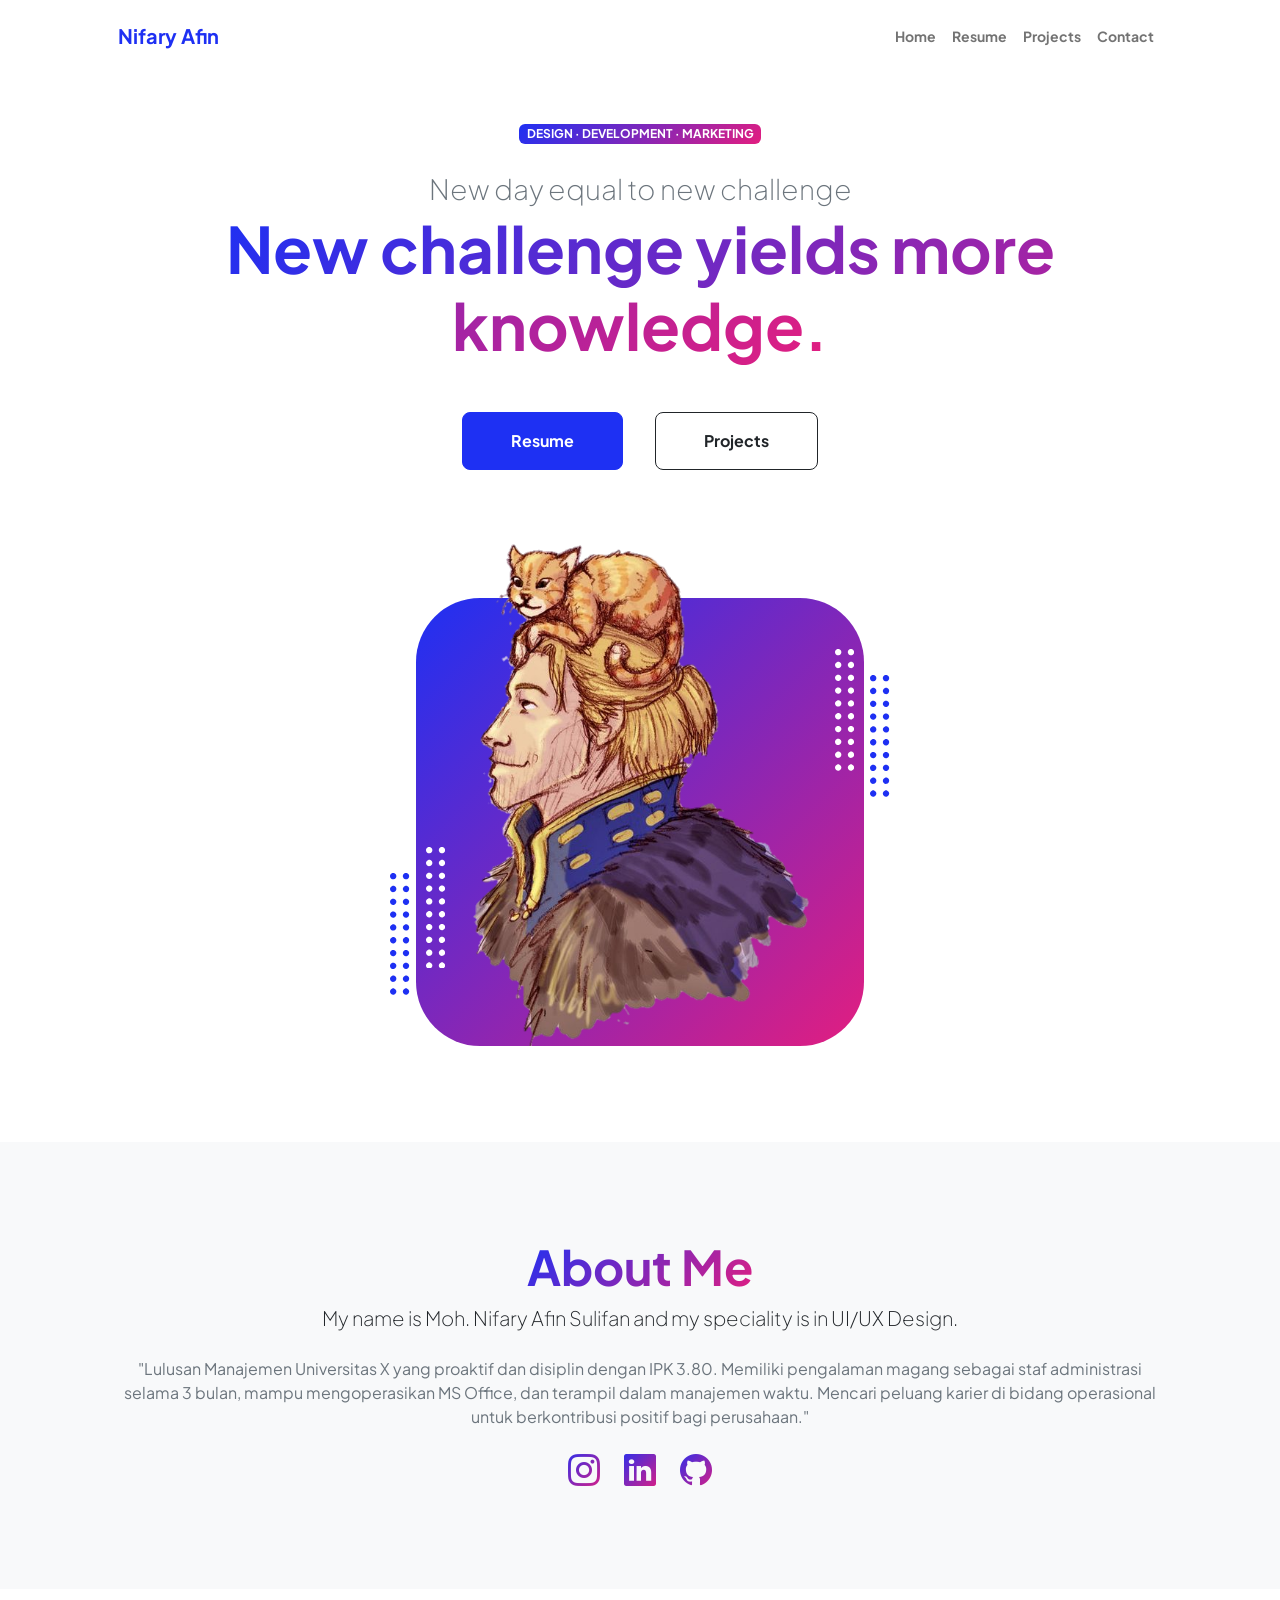
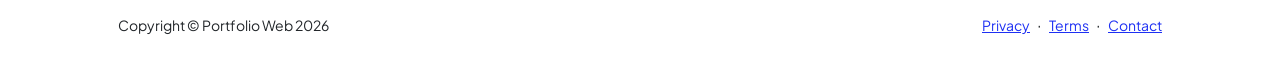
<file: index.html>
<!DOCTYPE html>
<html lang="en">
    <head>
        <meta charset="utf-8" />
        <meta name="viewport" content="width=device-width, initial-scale=1, shrink-to-fit=no" />
        <meta name="description" content="" />
        <meta name="author" content="" />
        <title>Personal - Homepage</title>
        <!-- Favicon-->
        <link rel="icon" type="image/x-icon" href="assets/favicon-32x32.png" />
        <!-- Custom Google font-->
        <link rel="preconnect" href="https://fonts.googleapis.com" />
        <link rel="preconnect" href="https://fonts.gstatic.com" crossorigin />
        <link href="https://fonts.googleapis.com/css2?family=Plus+Jakarta+Sans:wght@100;200;300;400;500;600;700;800;900&amp;display=swap" rel="stylesheet" />
        <!-- Bootstrap icons-->
        <link href="https://cdn.jsdelivr.net/npm/bootstrap-icons@1.8.1/font/bootstrap-icons.css" rel="stylesheet" />
        <!-- Core theme CSS (includes Bootstrap)-->
        <link href="css/styles.css" rel="stylesheet" />
    </head>
    <body class="d-flex flex-column h-100">
        <main class="flex-shrink-0">
            <!-- Navigation-->
            <nav class="navbar navbar-expand-lg navbar-light bg-white py-3">
                <div class="container px-5">
                    <a class="navbar-brand" href="index.html"><span class="fw-bolder text-primary">Nifary Afin</span></a>
                    <button class="navbar-toggler" type="button" data-bs-toggle="collapse" data-bs-target="#navbarSupportedContent" aria-controls="navbarSupportedContent" aria-expanded="false" aria-label="Toggle navigation"><span class="navbar-toggler-icon"></span></button>
                    <div class="collapse navbar-collapse" id="navbarSupportedContent">
                        <ul class="navbar-nav ms-auto mb-2 mb-lg-0 small fw-bolder">
                            <li class="nav-item"><a class="nav-link" href="index.html">Home</a></li>
                            <li class="nav-item"><a class="nav-link" href="resume.html">Resume</a></li>
                            <li class="nav-item"><a class="nav-link" href="projects.html">Projects</a></li>
                            <li class="nav-item"><a class="nav-link" href="contact.html">Contact</a></li>
                        </ul>
                    </div>
                </div>
            </nav>
            <!-- Header-->
            <header class="py-5">
                <div class="container px-5 pb-5">
                    <div class="row gx-5 align-items-center">
                        <div class="col-xxl-5">
                            <!-- Header text content-->
                            <div class="text-center text-xxl-start">
                                <div class="badge bg-gradient-primary-to-secondary text-white mb-4"><div class="text-uppercase">Design &middot; Development &middot; Marketing</div></div>
                                <div class="fs-3 fw-light text-muted">New day equal to new challenge</div>
                                <h1 class="display-3 fw-bolder mb-5"><span class="text-gradient d-inline">New challenge yields more knowledge.</span></h1>
                                <div class="d-grid gap-3 d-sm-flex justify-content-sm-center justify-content-xxl-start mb-3">
                                    <a class="btn btn-primary btn-lg px-5 py-3 me-sm-3 fs-6 fw-bolder" href="resume.html">Resume</a>
                                    <a class="btn btn-outline-dark btn-lg px-5 py-3 fs-6 fw-bolder" href="projects.html">Projects</a>
                                </div>
                            </div>
                        </div>
                        <div class="col-xxl-7">
                            <!-- Header profile picture-->
                            <div class="d-flex justify-content-center mt-5 mt-xxl-0">
                                <div class="profile bg-gradient-primary-to-secondary">
                                    <!-- TIP: For best results, use a photo with a transparent background like the demo example below-->
                                    <!-- Watch a tutorial on how to do this on YouTube (link)-->
                                    <img class="profile-img" src="assets/profile.png" alt="..." />
                                    <div class="dots-1">
                                        <!-- SVG Dots-->
                                        <svg version="1.1" xmlns="http://www.w3.org/2000/svg" xmlns:xlink="http://www.w3.org/1999/xlink" x="0px" y="0px" viewBox="0 0 191.6 1215.4" style="enable-background: new 0 0 191.6 1215.4" xml:space="preserve">
                                            <g transform="translate(0.000000,1280.000000) scale(0.100000,-0.100000)">
                                                <path d="M227.7,12788.6c-105-35-200-141-222-248c-43-206,163-412,369-369c155,32,275,190,260,339c-11,105-90,213-190,262        C383.7,12801.6,289.7,12808.6,227.7,12788.6z"></path>
                                                <path d="M1507.7,12788.6c-151-50-253-216-222-362c25-119,136-230,254-255c194-41,395,142,375,339c-11,105-90,213-190,262        C1663.7,12801.6,1569.7,12808.6,1507.7,12788.6z"></path>
                                                <path d="M227.7,11508.6c-105-35-200-141-222-248c-43-206,163-412,369-369c155,32,275,190,260,339c-11,105-90,213-190,262        C383.7,11521.6,289.7,11528.6,227.7,11508.6z"></path>
                                                <path d="M1507.7,11508.6c-151-50-253-216-222-362c25-119,136-230,254-255c194-41,395,142,375,339c-11,105-90,213-190,262        C1663.7,11521.6,1569.7,11528.6,1507.7,11508.6z"></path>
                                                <path d="M227.7,10228.6c-105-35-200-141-222-248c-43-206,163-412,369-369c155,32,275,190,260,339c-11,105-90,213-190,262        C383.7,10241.6,289.7,10248.6,227.7,10228.6z"></path>
                                                <path d="M1507.7,10228.6c-105-35-200-141-222-248c-43-206,163-412,369-369c155,32,275,190,260,339c-11,105-90,213-190,262        C1663.7,10241.6,1569.7,10248.6,1507.7,10228.6z"></path>
                                                <path d="M227.7,8948.6c-105-35-200-141-222-248c-43-206,163-412,369-369c155,32,275,190,260,339c-11,105-90,213-190,262        C383.7,8961.6,289.7,8968.6,227.7,8948.6z"></path>
                                                <path d="M1507.7,8948.6c-105-35-200-141-222-248c-43-206,163-412,369-369c155,32,275,190,260,339c-11,105-90,213-190,262        C1663.7,8961.6,1569.7,8968.6,1507.7,8948.6z"></path>
                                                <path d="M227.7,7668.6c-105-35-200-141-222-248c-43-206,163-412,369-369c155,32,275,190,260,339c-11,105-90,213-190,262        C383.7,7681.6,289.7,7688.6,227.7,7668.6z"></path>
                                                <path d="M1507.7,7668.6c-105-35-200-141-222-248c-43-206,163-412,369-369c155,32,275,190,260,339c-11,105-90,213-190,262        C1663.7,7681.6,1569.7,7688.6,1507.7,7668.6z"></path>
                                                <path d="M227.7,6388.6c-105-35-200-141-222-248c-43-206,163-412,369-369c155,32,275,190,260,339c-11,105-90,213-190,262        C383.7,6401.6,289.7,6408.6,227.7,6388.6z"></path>
                                                <path d="M1507.7,6388.6c-105-35-200-141-222-248c-43-206,163-412,369-369c155,32,275,190,260,339c-11,105-90,213-190,262        C1663.7,6401.6,1569.7,6408.6,1507.7,6388.6z"></path>
                                                <path d="M227.7,5108.6c-105-35-200-141-222-248c-43-206,163-412,369-369c155,32,275,190,260,339c-11,105-90,213-190,262        C383.7,5121.6,289.7,5128.6,227.7,5108.6z"></path>
                                                <path d="M1507.7,5108.6c-105-35-200-141-222-248c-43-206,163-412,369-369c155,32,275,190,260,339c-11,105-90,213-190,262        C1663.7,5121.6,1569.7,5128.6,1507.7,5108.6z"></path>
                                                <path d="M227.7,3828.6c-105-35-200-141-222-248c-43-206,163-412,369-369c155,32,275,190,260,339c-11,105-90,213-190,262        C383.7,3841.6,289.7,3848.6,227.7,3828.6z"></path>
                                                <path d="M1507.7,3828.6c-105-35-200-141-222-248c-43-206,163-412,369-369c155,32,275,190,260,339c-11,105-90,213-190,262        C1663.7,3841.6,1569.7,3848.6,1507.7,3828.6z"></path>
                                                <path d="M227.7,2548.6c-105-35-200-141-222-248c-43-206,163-412,369-369c155,32,275,190,260,339c-11,105-90,213-190,262        C383.7,2561.6,289.7,2568.6,227.7,2548.6z"></path>
                                                <path d="M1507.7,2548.6c-105-35-200-141-222-248c-43-206,163-412,369-369c155,32,275,190,260,339c-11,105-90,213-190,262        C1663.7,2561.6,1569.7,2568.6,1507.7,2548.6z"></path>
                                                <path d="M227.7,1268.6c-105-35-200-141-222-248c-43-206,163-412,369-369c155,32,275,190,260,339c-11,105-90,213-190,262        C383.7,1281.6,289.7,1288.6,227.7,1268.6z"></path>
                                                <path d="M1507.7,1268.6c-105-35-200-141-222-248c-43-206,163-412,369-369c155,32,275,190,260,339c-11,105-90,213-190,262        C1663.7,1281.6,1569.7,1288.6,1507.7,1268.6z"></path>
                                            </g>
                                        </svg>
                                        <!-- END of SVG dots-->
                                    </div>
                                    <div class="dots-2">
                                        <!-- SVG Dots-->
                                        <svg version="1.1" xmlns="http://www.w3.org/2000/svg" xmlns:xlink="http://www.w3.org/1999/xlink" x="0px" y="0px" viewBox="0 0 191.6 1215.4" style="enable-background: new 0 0 191.6 1215.4" xml:space="preserve">
                                            <g transform="translate(0.000000,1280.000000) scale(0.100000,-0.100000)">
                                                <path d="M227.7,12788.6c-105-35-200-141-222-248c-43-206,163-412,369-369c155,32,275,190,260,339c-11,105-90,213-190,262        C383.7,12801.6,289.7,12808.6,227.7,12788.6z"></path>
                                                <path d="M1507.7,12788.6c-151-50-253-216-222-362c25-119,136-230,254-255c194-41,395,142,375,339c-11,105-90,213-190,262        C1663.7,12801.6,1569.7,12808.6,1507.7,12788.6z"></path>
                                                <path d="M227.7,11508.6c-105-35-200-141-222-248c-43-206,163-412,369-369c155,32,275,190,260,339c-11,105-90,213-190,262        C383.7,11521.6,289.7,11528.6,227.7,11508.6z"></path>
                                                <path d="M1507.7,11508.6c-151-50-253-216-222-362c25-119,136-230,254-255c194-41,395,142,375,339c-11,105-90,213-190,262        C1663.7,11521.6,1569.7,11528.6,1507.7,11508.6z"></path>
                                                <path d="M227.7,10228.6c-105-35-200-141-222-248c-43-206,163-412,369-369c155,32,275,190,260,339c-11,105-90,213-190,262        C383.7,10241.6,289.7,10248.6,227.7,10228.6z"></path>
                                                <path d="M1507.7,10228.6c-105-35-200-141-222-248c-43-206,163-412,369-369c155,32,275,190,260,339c-11,105-90,213-190,262        C1663.7,10241.6,1569.7,10248.6,1507.7,10228.6z"></path>
                                                <path d="M227.7,8948.6c-105-35-200-141-222-248c-43-206,163-412,369-369c155,32,275,190,260,339c-11,105-90,213-190,262        C383.7,8961.6,289.7,8968.6,227.7,8948.6z"></path>
                                                <path d="M1507.7,8948.6c-105-35-200-141-222-248c-43-206,163-412,369-369c155,32,275,190,260,339c-11,105-90,213-190,262        C1663.7,8961.6,1569.7,8968.6,1507.7,8948.6z"></path>
                                                <path d="M227.7,7668.6c-105-35-200-141-222-248c-43-206,163-412,369-369c155,32,275,190,260,339c-11,105-90,213-190,262        C383.7,7681.6,289.7,7688.6,227.7,7668.6z"></path>
                                                <path d="M1507.7,7668.6c-105-35-200-141-222-248c-43-206,163-412,369-369c155,32,275,190,260,339c-11,105-90,213-190,262        C1663.7,7681.6,1569.7,7688.6,1507.7,7668.6z"></path>
                                                <path d="M227.7,6388.6c-105-35-200-141-222-248c-43-206,163-412,369-369c155,32,275,190,260,339c-11,105-90,213-190,262        C383.7,6401.6,289.7,6408.6,227.7,6388.6z"></path>
                                                <path d="M1507.7,6388.6c-105-35-200-141-222-248c-43-206,163-412,369-369c155,32,275,190,260,339c-11,105-90,213-190,262        C1663.7,6401.6,1569.7,6408.6,1507.7,6388.6z"></path>
                                                <path d="M227.7,5108.6c-105-35-200-141-222-248c-43-206,163-412,369-369c155,32,275,190,260,339c-11,105-90,213-190,262        C383.7,5121.6,289.7,5128.6,227.7,5108.6z"></path>
                                                <path d="M1507.7,5108.6c-105-35-200-141-222-248c-43-206,163-412,369-369c155,32,275,190,260,339c-11,105-90,213-190,262        C1663.7,5121.6,1569.7,5128.6,1507.7,5108.6z"></path>
                                                <path d="M227.7,3828.6c-105-35-200-141-222-248c-43-206,163-412,369-369c155,32,275,190,260,339c-11,105-90,213-190,262        C383.7,3841.6,289.7,3848.6,227.7,3828.6z"></path>
                                                <path d="M1507.7,3828.6c-105-35-200-141-222-248c-43-206,163-412,369-369c155,32,275,190,260,339c-11,105-90,213-190,262        C1663.7,3841.6,1569.7,3848.6,1507.7,3828.6z"></path>
                                                <path d="M227.7,2548.6c-105-35-200-141-222-248c-43-206,163-412,369-369c155,32,275,190,260,339c-11,105-90,213-190,262        C383.7,2561.6,289.7,2568.6,227.7,2548.6z"></path>
                                                <path d="M1507.7,2548.6c-105-35-200-141-222-248c-43-206,163-412,369-369c155,32,275,190,260,339c-11,105-90,213-190,262        C1663.7,2561.6,1569.7,2568.6,1507.7,2548.6z"></path>
                                                <path d="M227.7,1268.6c-105-35-200-141-222-248c-43-206,163-412,369-369c155,32,275,190,260,339c-11,105-90,213-190,262        C383.7,1281.6,289.7,1288.6,227.7,1268.6z"></path>
                                                <path d="M1507.7,1268.6c-105-35-200-141-222-248c-43-206,163-412,369-369c155,32,275,190,260,339c-11,105-90,213-190,262        C1663.7,1281.6,1569.7,1288.6,1507.7,1268.6z"></path>
                                            </g>
                                        </svg>
                                        <!-- END of SVG dots-->
                                    </div>
                                    <div class="dots-3">
                                        <!-- SVG Dots-->
                                        <svg version="1.1" xmlns="http://www.w3.org/2000/svg" xmlns:xlink="http://www.w3.org/1999/xlink" x="0px" y="0px" viewBox="0 0 191.6 1215.4" style="enable-background: new 0 0 191.6 1215.4" xml:space="preserve">
                                            <g transform="translate(0.000000,1280.000000) scale(0.100000,-0.100000)">
                                                <path d="M227.7,12788.6c-105-35-200-141-222-248c-43-206,163-412,369-369c155,32,275,190,260,339c-11,105-90,213-190,262        C383.7,12801.6,289.7,12808.6,227.7,12788.6z"></path>
                                                <path d="M1507.7,12788.6c-151-50-253-216-222-362c25-119,136-230,254-255c194-41,395,142,375,339c-11,105-90,213-190,262        C1663.7,12801.6,1569.7,12808.6,1507.7,12788.6z"></path>
                                                <path d="M227.7,11508.6c-105-35-200-141-222-248c-43-206,163-412,369-369c155,32,275,190,260,339c-11,105-90,213-190,262        C383.7,11521.6,289.7,11528.6,227.7,11508.6z"></path>
                                                <path d="M1507.7,11508.6c-151-50-253-216-222-362c25-119,136-230,254-255c194-41,395,142,375,339c-11,105-90,213-190,262        C1663.7,11521.6,1569.7,11528.6,1507.7,11508.6z"></path>
                                                <path d="M227.7,10228.6c-105-35-200-141-222-248c-43-206,163-412,369-369c155,32,275,190,260,339c-11,105-90,213-190,262        C383.7,10241.6,289.7,10248.6,227.7,10228.6z"></path>
                                                <path d="M1507.7,10228.6c-105-35-200-141-222-248c-43-206,163-412,369-369c155,32,275,190,260,339c-11,105-90,213-190,262        C1663.7,10241.6,1569.7,10248.6,1507.7,10228.6z"></path>
                                                <path d="M227.7,8948.6c-105-35-200-141-222-248c-43-206,163-412,369-369c155,32,275,190,260,339c-11,105-90,213-190,262        C383.7,8961.6,289.7,8968.6,227.7,8948.6z"></path>
                                                <path d="M1507.7,8948.6c-105-35-200-141-222-248c-43-206,163-412,369-369c155,32,275,190,260,339c-11,105-90,213-190,262        C1663.7,8961.6,1569.7,8968.6,1507.7,8948.6z"></path>
                                                <path d="M227.7,7668.6c-105-35-200-141-222-248c-43-206,163-412,369-369c155,32,275,190,260,339c-11,105-90,213-190,262        C383.7,7681.6,289.7,7688.6,227.7,7668.6z"></path>
                                                <path d="M1507.7,7668.6c-105-35-200-141-222-248c-43-206,163-412,369-369c155,32,275,190,260,339c-11,105-90,213-190,262        C1663.7,7681.6,1569.7,7688.6,1507.7,7668.6z"></path>
                                                <path d="M227.7,6388.6c-105-35-200-141-222-248c-43-206,163-412,369-369c155,32,275,190,260,339c-11,105-90,213-190,262        C383.7,6401.6,289.7,6408.6,227.7,6388.6z"></path>
                                                <path d="M1507.7,6388.6c-105-35-200-141-222-248c-43-206,163-412,369-369c155,32,275,190,260,339c-11,105-90,213-190,262        C1663.7,6401.6,1569.7,6408.6,1507.7,6388.6z"></path>
                                                <path d="M227.7,5108.6c-105-35-200-141-222-248c-43-206,163-412,369-369c155,32,275,190,260,339c-11,105-90,213-190,262        C383.7,5121.6,289.7,5128.6,227.7,5108.6z"></path>
                                                <path d="M1507.7,5108.6c-105-35-200-141-222-248c-43-206,163-412,369-369c155,32,275,190,260,339c-11,105-90,213-190,262        C1663.7,5121.6,1569.7,5128.6,1507.7,5108.6z"></path>
                                                <path d="M227.7,3828.6c-105-35-200-141-222-248c-43-206,163-412,369-369c155,32,275,190,260,339c-11,105-90,213-190,262        C383.7,3841.6,289.7,3848.6,227.7,3828.6z"></path>
                                                <path d="M1507.7,3828.6c-105-35-200-141-222-248c-43-206,163-412,369-369c155,32,275,190,260,339c-11,105-90,213-190,262        C1663.7,3841.6,1569.7,3848.6,1507.7,3828.6z"></path>
                                                <path d="M227.7,2548.6c-105-35-200-141-222-248c-43-206,163-412,369-369c155,32,275,190,260,339c-11,105-90,213-190,262        C383.7,2561.6,289.7,2568.6,227.7,2548.6z"></path>
                                                <path d="M1507.7,2548.6c-105-35-200-141-222-248c-43-206,163-412,369-369c155,32,275,190,260,339c-11,105-90,213-190,262        C1663.7,2561.6,1569.7,2568.6,1507.7,2548.6z"></path>
                                                <path d="M227.7,1268.6c-105-35-200-141-222-248c-43-206,163-412,369-369c155,32,275,190,260,339c-11,105-90,213-190,262        C383.7,1281.6,289.7,1288.6,227.7,1268.6z"></path>
                                                <path d="M1507.7,1268.6c-105-35-200-141-222-248c-43-206,163-412,369-369c155,32,275,190,260,339c-11,105-90,213-190,262        C1663.7,1281.6,1569.7,1288.6,1507.7,1268.6z"></path>
                                            </g>
                                        </svg>
                                        <!-- END of SVG dots-->
                                    </div>
                                    <div class="dots-4">
                                        <!-- SVG Dots-->
                                        <svg version="1.1" xmlns="http://www.w3.org/2000/svg" xmlns:xlink="http://www.w3.org/1999/xlink" x="0px" y="0px" viewBox="0 0 191.6 1215.4" style="enable-background: new 0 0 191.6 1215.4" xml:space="preserve">
                                            <g transform="translate(0.000000,1280.000000) scale(0.100000,-0.100000)">
                                                <path d="M227.7,12788.6c-105-35-200-141-222-248c-43-206,163-412,369-369c155,32,275,190,260,339c-11,105-90,213-190,262        C383.7,12801.6,289.7,12808.6,227.7,12788.6z"></path>
                                                <path d="M1507.7,12788.6c-151-50-253-216-222-362c25-119,136-230,254-255c194-41,395,142,375,339c-11,105-90,213-190,262        C1663.7,12801.6,1569.7,12808.6,1507.7,12788.6z"></path>
                                                <path d="M227.7,11508.6c-105-35-200-141-222-248c-43-206,163-412,369-369c155,32,275,190,260,339c-11,105-90,213-190,262        C383.7,11521.6,289.7,11528.6,227.7,11508.6z"></path>
                                                <path d="M1507.7,11508.6c-151-50-253-216-222-362c25-119,136-230,254-255c194-41,395,142,375,339c-11,105-90,213-190,262        C1663.7,11521.6,1569.7,11528.6,1507.7,11508.6z"></path>
                                                <path d="M227.7,10228.6c-105-35-200-141-222-248c-43-206,163-412,369-369c155,32,275,190,260,339c-11,105-90,213-190,262        C383.7,10241.6,289.7,10248.6,227.7,10228.6z"></path>
                                                <path d="M1507.7,10228.6c-105-35-200-141-222-248c-43-206,163-412,369-369c155,32,275,190,260,339c-11,105-90,213-190,262        C1663.7,10241.6,1569.7,10248.6,1507.7,10228.6z"></path>
                                                <path d="M227.7,8948.6c-105-35-200-141-222-248c-43-206,163-412,369-369c155,32,275,190,260,339c-11,105-90,213-190,262        C383.7,8961.6,289.7,8968.6,227.7,8948.6z"></path>
                                                <path d="M1507.7,8948.6c-105-35-200-141-222-248c-43-206,163-412,369-369c155,32,275,190,260,339c-11,105-90,213-190,262        C1663.7,8961.6,1569.7,8968.6,1507.7,8948.6z"></path>
                                                <path d="M227.7,7668.6c-105-35-200-141-222-248c-43-206,163-412,369-369c155,32,275,190,260,339c-11,105-90,213-190,262        C383.7,7681.6,289.7,7688.6,227.7,7668.6z"></path>
                                                <path d="M1507.7,7668.6c-105-35-200-141-222-248c-43-206,163-412,369-369c155,32,275,190,260,339c-11,105-90,213-190,262        C1663.7,7681.6,1569.7,7688.6,1507.7,7668.6z"></path>
                                                <path d="M227.7,6388.6c-105-35-200-141-222-248c-43-206,163-412,369-369c155,32,275,190,260,339c-11,105-90,213-190,262        C383.7,6401.6,289.7,6408.6,227.7,6388.6z"></path>
                                                <path d="M1507.7,6388.6c-105-35-200-141-222-248c-43-206,163-412,369-369c155,32,275,190,260,339c-11,105-90,213-190,262        C1663.7,6401.6,1569.7,6408.6,1507.7,6388.6z"></path>
                                                <path d="M227.7,5108.6c-105-35-200-141-222-248c-43-206,163-412,369-369c155,32,275,190,260,339c-11,105-90,213-190,262        C383.7,5121.6,289.7,5128.6,227.7,5108.6z"></path>
                                                <path d="M1507.7,5108.6c-105-35-200-141-222-248c-43-206,163-412,369-369c155,32,275,190,260,339c-11,105-90,213-190,262        C1663.7,5121.6,1569.7,5128.6,1507.7,5108.6z"></path>
                                                <path d="M227.7,3828.6c-105-35-200-141-222-248c-43-206,163-412,369-369c155,32,275,190,260,339c-11,105-90,213-190,262        C383.7,3841.6,289.7,3848.6,227.7,3828.6z"></path>
                                                <path d="M1507.7,3828.6c-105-35-200-141-222-248c-43-206,163-412,369-369c155,32,275,190,260,339c-11,105-90,213-190,262        C1663.7,3841.6,1569.7,3848.6,1507.7,3828.6z"></path>
                                                <path d="M227.7,2548.6c-105-35-200-141-222-248c-43-206,163-412,369-369c155,32,275,190,260,339c-11,105-90,213-190,262        C383.7,2561.6,289.7,2568.6,227.7,2548.6z"></path>
                                                <path d="M1507.7,2548.6c-105-35-200-141-222-248c-43-206,163-412,369-369c155,32,275,190,260,339c-11,105-90,213-190,262        C1663.7,2561.6,1569.7,2568.6,1507.7,2548.6z"></path>
                                                <path d="M227.7,1268.6c-105-35-200-141-222-248c-43-206,163-412,369-369c155,32,275,190,260,339c-11,105-90,213-190,262        C383.7,1281.6,289.7,1288.6,227.7,1268.6z"></path>
                                                <path d="M1507.7,1268.6c-105-35-200-141-222-248c-43-206,163-412,369-369c155,32,275,190,260,339c-11,105-90,213-190,262        C1663.7,1281.6,1569.7,1288.6,1507.7,1268.6z"></path>
                                            </g>
                                        </svg>
                                        <!-- END of SVG dots-->
                                    </div>
                                </div>
                            </div>
                        </div>
                    </div>
                </div>
            </header>
            <!-- About Section-->
            <section class="bg-light py-5">
                <div class="container px-5">
                    <div class="row gx-5 justify-content-center">
                        <div class="col-xxl-8">
                            <div class="text-center my-5">
                                <h2 class="display-5 fw-bolder"><span class="text-gradient d-inline">About Me</span></h2>
                                <p class="lead fw-light mb-4">My name is Moh. Nifary Afin Sulifan and my speciality is in UI/UX Design.</p>
                                <p class="text-muted">"Lulusan Manajemen Universitas X yang proaktif dan disiplin dengan IPK 3.80. 
                                    Memiliki pengalaman magang sebagai staf administrasi selama 3 bulan, mampu mengoperasikan MS Office, dan terampil dalam manajemen waktu. 
                                    Mencari peluang karier di bidang operasional untuk berkontribusi positif bagi perusahaan."</p>
                                <div class="d-flex justify-content-center fs-2 gap-4">
                                    <a class="text-gradient" href="https://www.instagram.com/nifary_a7526/"><i class="bi bi-instagram"></i></i></a>
                                    <a class="text-gradient" href="https://www.linkedin.com/in/moh-nifary-afin-sulifan-888a081b3/?isSelfProfile=true"><i class="bi bi-linkedin"></i></a>
                                    <a class="text-gradient" href="https://github.com/Nifary/Nifary"><i class="bi bi-github"></i></a>
                                </div>
                            </div>
                        </div>
                    </div>
                </div>
            </section>
        </main>
        <!-- Footer-->
        <footer class="bg-white py-4 mt-auto">
            <div class="container px-5">
                <div class="row align-items-center justify-content-between flex-column flex-sm-row">
                    <div class="col-auto"><div class="small m-0">Copyright &copy; Portfolio Web 2026</div></div>
                    <div class="col-auto">
                        <a class="small" href="#!">Privacy</a>
                        <span class="mx-1">&middot;</span>
                        <a class="small" href="#!">Terms</a>
                        <span class="mx-1">&middot;</span>
                        <a class="small" href="#!">Contact</a>
                    </div>
                </div>
            </div>
        </footer>
        <!-- Bootstrap core JS-->
        <script src="https://cdn.jsdelivr.net/npm/bootstrap@5.2.3/dist/js/bootstrap.bundle.min.js"></script>
        <!-- Core theme JS-->
        <script src="js/scripts.js"></script>
    </body>
</html>
</file>
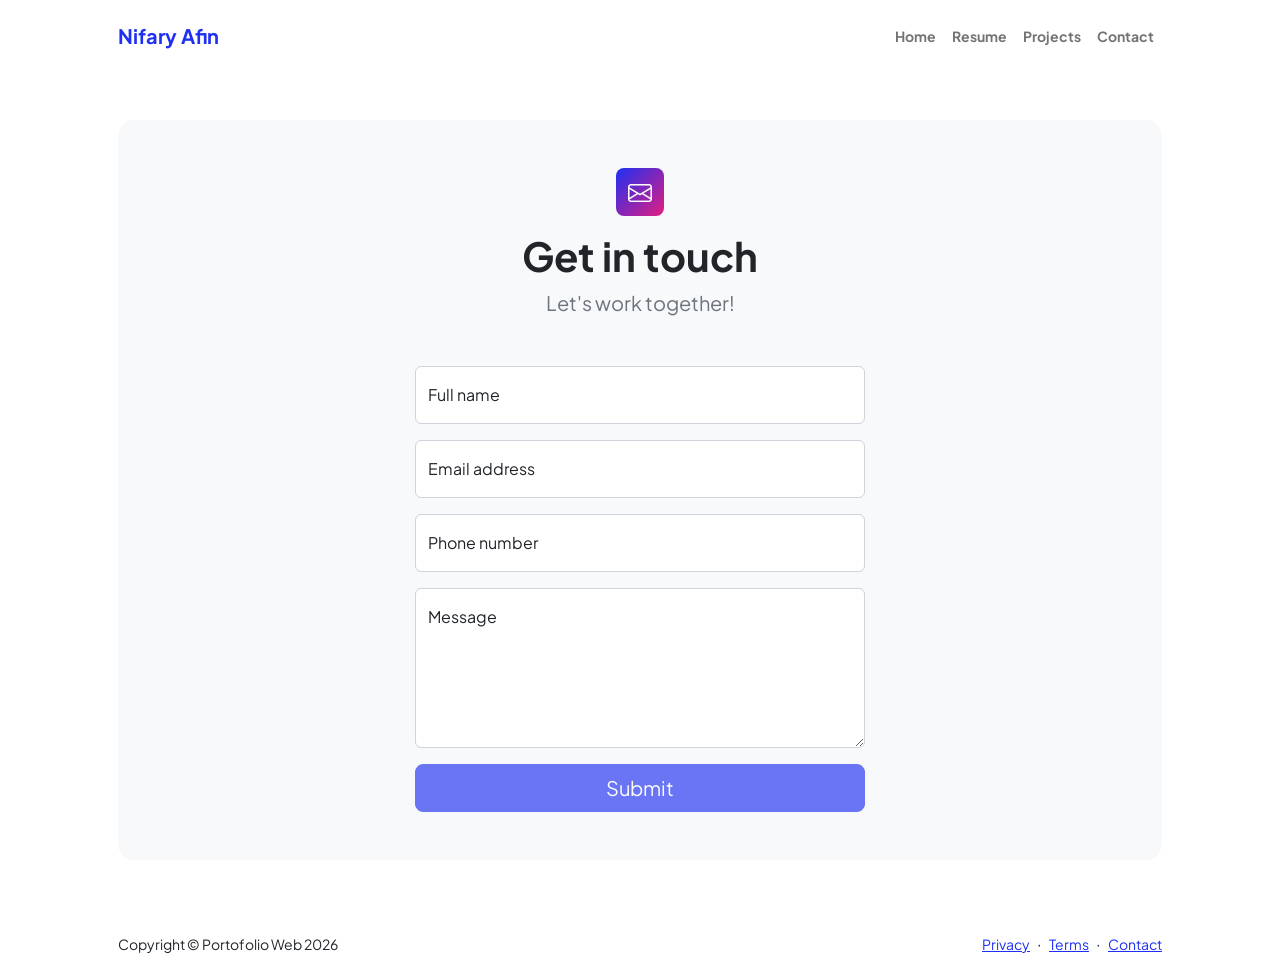
<file: contact-unused.html>
<!DOCTYPE html>
<html lang="en">
    <head>
        <meta charset="utf-8" />
        <meta name="viewport" content="width=device-width, initial-scale=1, shrink-to-fit=no" />
        <meta name="description" content />
        <meta name="author" content />
        <title>Personal - Contact</title>
        <!-- Favicon-->
        <link rel="icon" type="image/x-icon" href="assets/favicon-32x32.png" />
        <!-- Custom Google font-->
        <link rel="preconnect" href="https://fonts.googleapis.com" />
        <link rel="preconnect" href="https://fonts.gstatic.com" crossorigin />
        <link href="https://fonts.googleapis.com/css2?family=Plus+Jakarta+Sans:wght@100;200;300;400;500;600;700;800;900&amp;display=swap" rel="stylesheet" />
        <!-- Bootstrap icons-->
        <link href="https://cdn.jsdelivr.net/npm/bootstrap-icons@1.8.1/font/bootstrap-icons.css" rel="stylesheet" />
        <!-- Core theme CSS (includes Bootstrap)-->
        <link href="css/styles.css" rel="stylesheet" />
    </head>
    <body class="d-flex flex-column">
        <main class="flex-shrink-0">
            <!-- Navigation-->
            <nav class="navbar navbar-expand-lg navbar-light bg-white py-3">
                <div class="container px-5">
                    <a class="navbar-brand" href="index.html"><span class="fw-bolder text-primary">Nifary Afin</span></a>
                    <button class="navbar-toggler" type="button" data-bs-toggle="collapse" data-bs-target="#navbarSupportedContent" aria-controls="navbarSupportedContent" aria-expanded="false" aria-label="Toggle navigation"><span class="navbar-toggler-icon"></span></button>
                    <div class="collapse navbar-collapse" id="navbarSupportedContent">
                        <ul class="navbar-nav ms-auto mb-2 mb-lg-0 small fw-bolder">
                            <li class="nav-item"><a class="nav-link" href="index.html">Home</a></li>
                            <li class="nav-item"><a class="nav-link" href="resume.html">Resume</a></li>
                            <li class="nav-item"><a class="nav-link" href="projects.html">Projects</a></li>
                            <li class="nav-item"><a class="nav-link" href="contact.html">Contact</a></li>
                        </ul>
                    </div>
                </div>
            </nav>
            <!-- Page content-->
            <section class="py-5">
                <div class="container px-5">
                    <!-- Contact form-->
                    <div class="bg-light rounded-4 py-5 px-4 px-md-5">
                        <div class="text-center mb-5">
                            <div class="feature bg-primary bg-gradient-primary-to-secondary text-white rounded-3 mb-3"><i class="bi bi-envelope"></i></div>
                            <h1 class="fw-bolder">Get in touch</h1>
                            <p class="lead fw-normal text-muted mb-0">Let's work together!</p>
                        </div>
                        <div class="row gx-5 justify-content-center">
                            <div class="col-lg-8 col-xl-6">
                                <!-- * * * * * * * * * * * * * * *-->
                                <!-- * * SB Forms Contact Form * *-->
                                <!-- * * * * * * * * * * * * * * *-->
                                <!-- This form is pre-integrated with SB Forms.-->
                                <!-- To make this form functional, sign up at-->
                                <!-- https://startbootstrap.com/solution/contact-forms-->
                                <!-- to get an API token!-->
                                <form id="contactForm" action="https://api.web3forms.com/submit" method="POST">
                                    <!-- Name input-->
                                    <div class="form-floating mb-3">
                                        <input class="form-control" id="name" type="text" placeholder="Enter your name..." data-sb-validations="required" />
                                        <label for="name">Full name</label>
                                        <div class="invalid-feedback" data-sb-feedback="name:required">A name is required.</div>
                                    </div>
                                    <!-- Email address input-->
                                    <div class="form-floating mb-3">
                                        <input class="form-control" id="email" type="email" placeholder="name@example.com" data-sb-validations="required,email" />
                                        <label for="email">Email address</label>
                                        <div class="invalid-feedback" data-sb-feedback="email:required">An email is required.</div>
                                        <div class="invalid-feedback" data-sb-feedback="email:email">Email is not valid.</div>
                                    </div>
                                    <!-- Phone number input-->
                                    <div class="form-floating mb-3">
                                        <input class="form-control" id="phone" type="tel" placeholder="(123) 456-7890" data-sb-validations="required" />
                                        <label for="phone">Phone number</label>
                                        <div class="invalid-feedback" data-sb-feedback="phone:required">A phone number is required.</div>
                                    </div>
                                    <!-- Message input-->
                                    <div class="form-floating mb-3">
                                        <textarea class="form-control" id="message" type="text" placeholder="Enter your message here..." style="height: 10rem" data-sb-validations="required"></textarea>
                                        <label for="message">Message</label>
                                        <div class="invalid-feedback" data-sb-feedback="message:required">A message is required.</div>
                                    </div>
                                    <!-- Submit success message-->
                                    <!---->
                                    <!-- This is what your users will see when the form-->
                                    <!-- has successfully submitted-->
                                    <div class="d-none" id="submitSuccessMessage">
                                        <div class="text-center mb-3">
                                            <div class="fw-bolder">Form submission successful!</div>
                                            To activate this form, sign up at
                                            <br />
                                            <a href="https://startbootstrap.com/solution/contact-forms">https://startbootstrap.com/solution/contact-forms</a>
                                        </div>
                                    </div>
                                    <!-- Submit error message-->
                                    <!---->
                                    <!-- This is what your users will see when there is-->
                                    <!-- an error submitting the form-->
                                    <div class="d-none" id="submitErrorMessage"><div class="text-center text-danger mb-3">Error sending message!</div></div>
                                    <!-- Submit Button-->
                                    <div class="d-grid"><button class="btn btn-primary btn-lg disabled" id="submitButton" type="submit">Submit</button></div>
                                </form>
                            </div>
                        </div>
                    </div>
                </div>
            </section>
        </main>
        <!-- Footer-->
        <footer class="bg-white py-4 mt-auto">
            <div class="container px-5">
                <div class="row align-items-center justify-content-between flex-column flex-sm-row">
                    <div class="col-auto"><div class="small m-0">Copyright &copy; Portofolio Web 2026</div></div>
                    <div class="col-auto">
                        <a class="small" href="#!">Privacy</a>
                        <span class="mx-1">&middot;</span>
                        <a class="small" href="#!">Terms</a>
                        <span class="mx-1">&middot;</span>
                        <a class="small" href="#!">Contact</a>
                    </div>
                </div>
            </div>
        </footer>
        <!-- Bootstrap core JS-->
        <script src="https://cdn.jsdelivr.net/npm/bootstrap@5.2.3/dist/js/bootstrap.bundle.min.js"></script>
        <!-- Core theme JS-->
        <script src="js/scripts.js"></script>
        <!-- * * * * * * * * * * * * * * * * * * * * * * * * * * * * * * * * * * * * * * * *-->
        <!-- * *                               SB Forms JS                               * *-->
        <!-- * * Activate your form at https://startbootstrap.com/solution/contact-forms * *-->
        <!-- * * * * * * * * * * * * * * * * * * * * * * * * * * * * * * * * * * * * * * * *-->
        <script src="https://cdn.startbootstrap.com/sb-forms-latest.js"></script>
    </body>
</html>
</file>
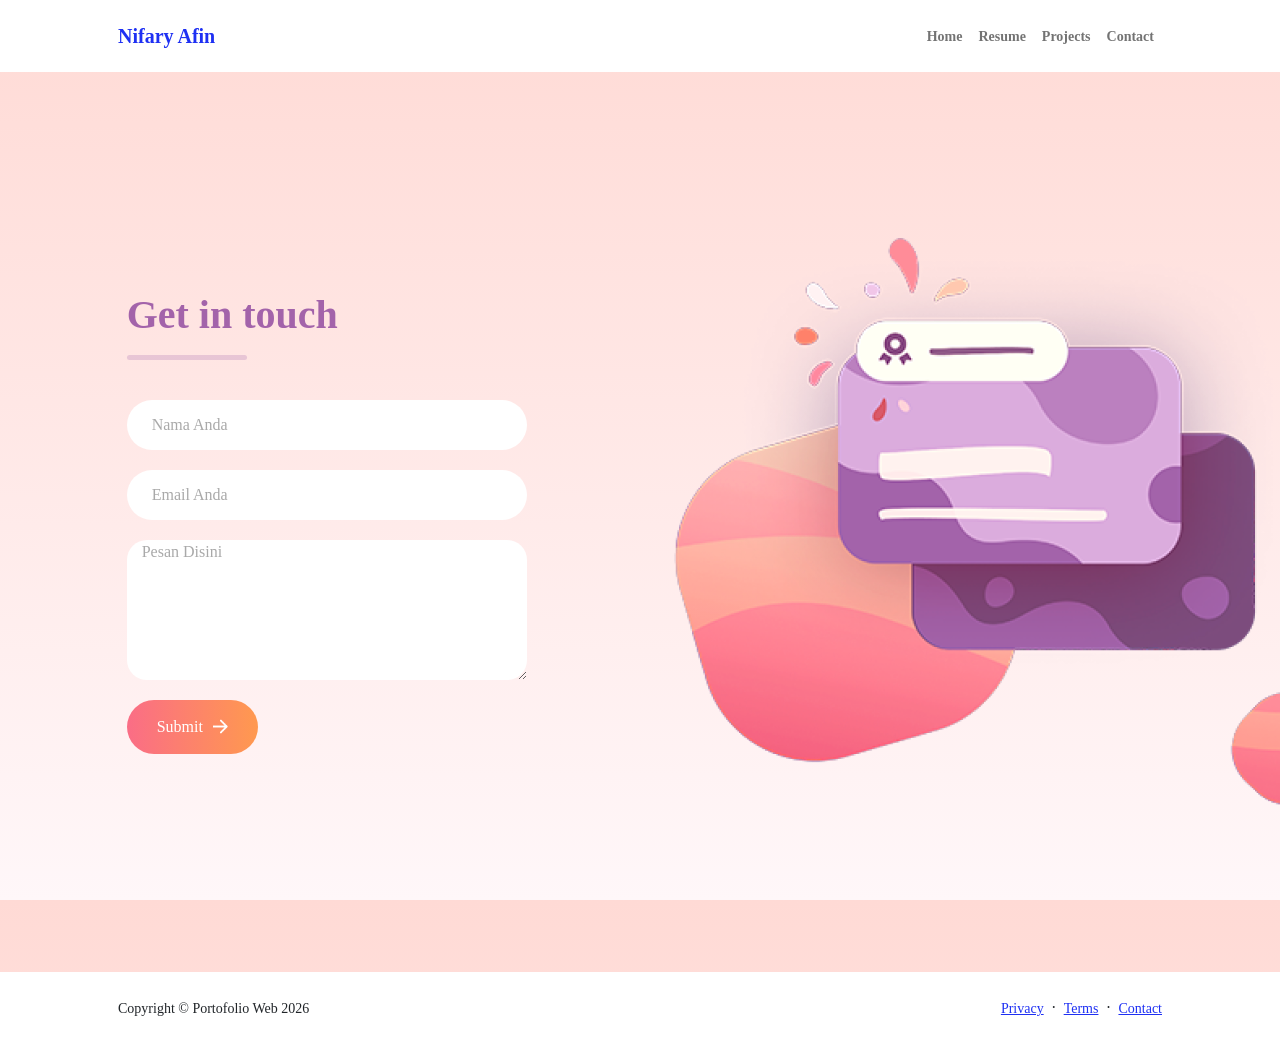
<file: contact.html>
<!DOCTYPE html>
<html lang="en">
<head>
    <meta charset="utf-8" />
    <meta name="viewport" content="width=device-width, initial-scale=1, shrink-to-fit=no" />
    <meta name="description" content />
    <meta name="author" content />
    <title>Personal - Contact</title>
    <!-- Favicon-->
    <link rel="icon" type="image/x-icon" href="assets/favicon-32x32.png" />
    <!-- Custom Google font-->
    <link rel="preconnect" href="https://fonts.googleapis.com" />
    <link rel="preconnect" href="https://fonts.gstatic.com" crossorigin />
    <link href="https://fonts.googleapis.com/css2?family=Plus+Jakarta+Sans:wght@100;200;300;400;500;600;700;800;900&amp;display=swap" rel="stylesheet" />
    <!-- Bootstrap icons-->
    <link href="https://cdn.jsdelivr.net/npm/bootstrap-icons@1.8.1/font/bootstrap-icons.css" rel="stylesheet" />
    <!-- Core theme CSS (includes Bootstrap)-->
    <link href="css/styles.css" rel="stylesheet" />
    <meta charset="UTF-8">
    <meta name="viewport" content="width=device-width, initial-scale=1.0">
    <title>Personal - Contact</title>
    <link rel="stylesheet" href="style2.css">
</head>
<body>
    <!-- Navigation-->
    <nav class="navbar navbar-expand-lg navbar-light bg-white py-3">
        <div class="container px-5">
            <a class="navbar-brand" href="index.html"><span class="fw-bolder text-primary">Nifary Afin</span></a>
            <button class="navbar-toggler" type="button" data-bs-toggle="collapse" data-bs-target="#navbarSupportedContent" aria-controls="navbarSupportedContent" aria-expanded="false" aria-label="Toggle navigation"><span class="navbar-toggler-icon"></span></button>
            <div class="collapse navbar-collapse" id="navbarSupportedContent">
                <ul class="navbar-nav ms-auto mb-2 mb-lg-0 small fw-bolder">
                    <li class="nav-item"><a class="nav-link" href="index.html">Home</a></li>
                    <li class="nav-item"><a class="nav-link" href="resume.html">Resume</a></li>
                    <li class="nav-item"><a class="nav-link" href="projects.html">Projects</a></li>
                    <li class="nav-item"><a class="nav-link" href="contact.html">Contact</a></li>
                </ul>
            </div>
        </div>
    </nav>
    <div class="contact-container">
        <form action="https://api.web3forms.com/submit" method="POST" class="contact-left">
            <div class="contact-left-title">
                <h2>Get in touch</h2>
                <hr>
            </div>
             <input type="hidden" name="access_key" value="64e7f011-4b42-46db-ad38-57e97115af07">
            <input type="text" name="nama" placeholder="Nama Anda" class="contact-inputs" required>
            <input type="email" name="email" placeholder="Email Anda" class="contact-inputs" required>
            <textarea name="pesan" placeholder="Pesan Disini" class="contact-inputs" required></textarea>
            <button type="submit">Submit <img src="/assets/arrow_icon.png" alt=""></button>
        </form>
        <div class="contact-right">
            <img src="/assets/right_img.png" alt="">
        </div>
    </div>
    <!-- Footer-->
    <footer class="bg-white py-4 mt-auto">
        <div class="container px-5">
            <div class="row align-items-center justify-content-between flex-column flex-sm-row">
                <div class="col-auto"><div class="small m-0">Copyright &copy; Portofolio Web 2026</div></div>
                <div class="col-auto">
                    <a class="small" href="#!">Privacy</a>
                    <span class="mx-1">&middot;</span>
                    <a class="small" href="#!">Terms</a>
                    <span class="mx-1">&middot;</span>
                    <a class="small" href="#!">Contact</a>
                </div>
            </div>
        </div>
    </footer>
    <!-- Bootstrap core JS-->
    <script src="https://cdn.jsdelivr.net/npm/bootstrap@5.2.3/dist/js/bootstrap.bundle.min.js"></script>
    <!-- Core theme JS-->
    <script src="js/scripts.js"></script>
</body>
</html>
</file>
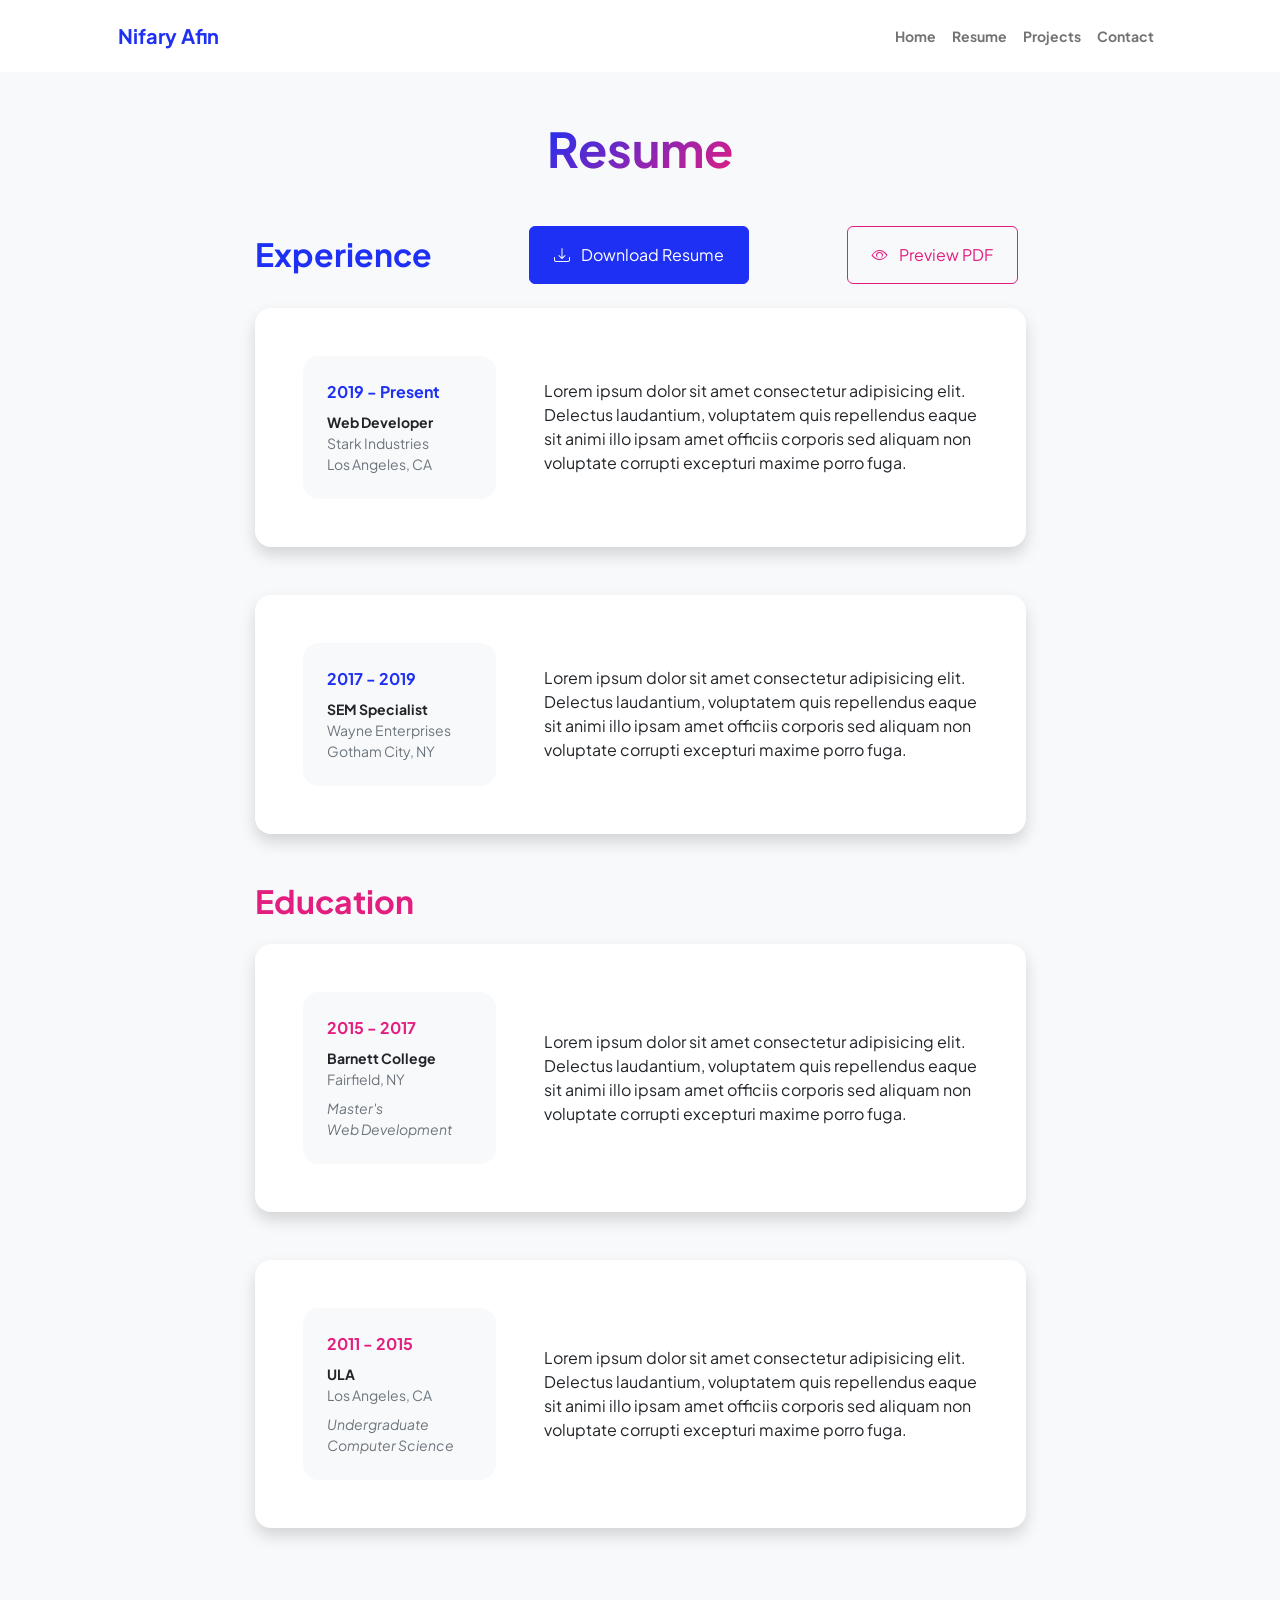
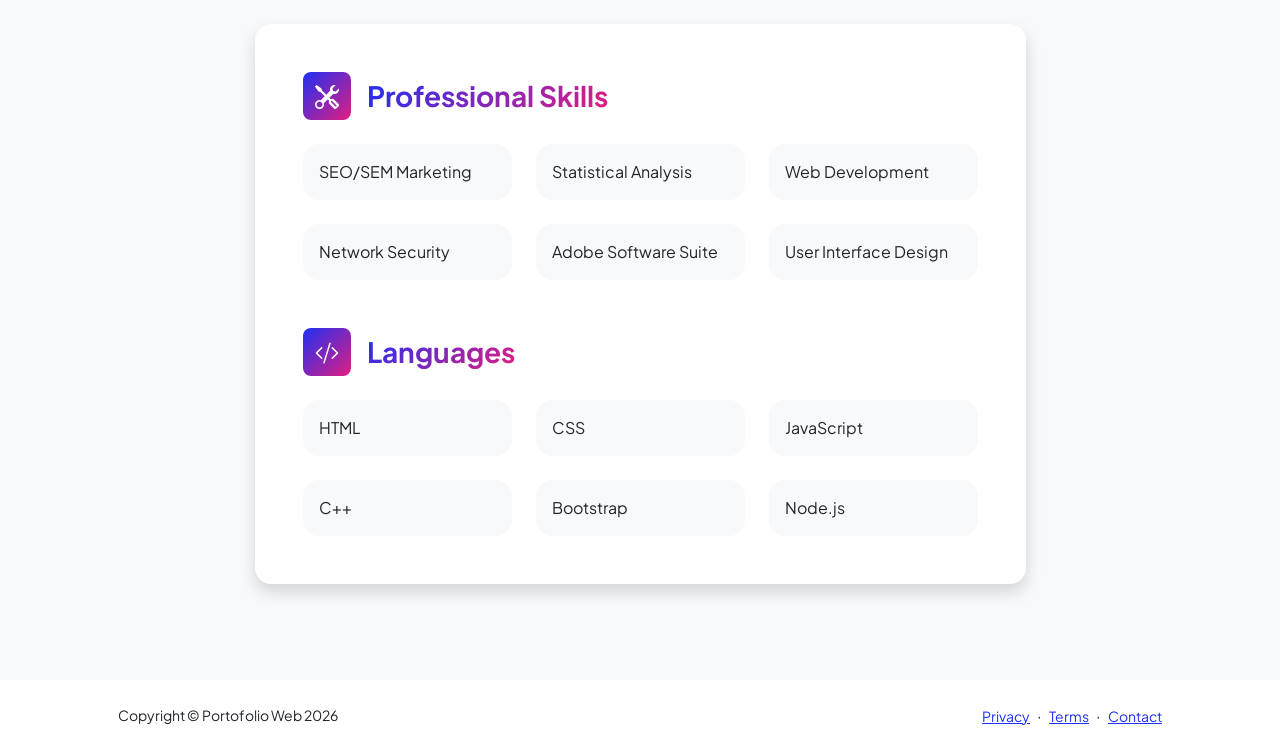
<file: resume.html>
<!DOCTYPE html>
<html lang="en">
    <head>
        <meta charset="utf-8" />
        <meta name="viewport" content="width=device-width, initial-scale=1, shrink-to-fit=no" />
        <meta name="description" content="" />
        <meta name="author" content="" />
        <title>Personal - Resumes</title>
        <!-- Favicon-->
        <link rel="icon" type="image/x-icon" href="assets/favicon-32x32.png" />
        <!-- Custom Google font-->
        <link rel="preconnect" href="https://fonts.googleapis.com" />
        <link rel="preconnect" href="https://fonts.gstatic.com" crossorigin />
        <link href="https://fonts.googleapis.com/css2?family=Plus+Jakarta+Sans:wght@100;200;300;400;500;600;700;800;900&amp;display=swap" rel="stylesheet" />
        <!-- Bootstrap icons-->
        <link href="https://cdn.jsdelivr.net/npm/bootstrap-icons@1.8.1/font/bootstrap-icons.css" rel="stylesheet" />
        <!-- Core theme CSS (includes Bootstrap)-->
        <link href="css/styles.css" rel="stylesheet" />
    </head>
    <body class="d-flex flex-column h-100 bg-light">
        <main class="flex-shrink-0">
            <!-- Navigation-->
            <nav class="navbar navbar-expand-lg navbar-light bg-white py-3">
                <div class="container px-5">
                    <a class="navbar-brand" href="index.html"><span class="fw-bolder text-primary">Nifary Afin</span></a>
                    <button class="navbar-toggler" type="button" data-bs-toggle="collapse" data-bs-target="#navbarSupportedContent" aria-controls="navbarSupportedContent" aria-expanded="false" aria-label="Toggle navigation"><span class="navbar-toggler-icon"></span></button>
                    <div class="collapse navbar-collapse" id="navbarSupportedContent">
                        <ul class="navbar-nav ms-auto mb-2 mb-lg-0 small fw-bolder">
                            <li class="nav-item"><a class="nav-link" href="index.html">Home</a></li>
                            <li class="nav-item"><a class="nav-link" href="resume.html">Resume</a></li>
                            <li class="nav-item"><a class="nav-link" href="projects.html">Projects</a></li>
                            <li class="nav-item"><a class="nav-link" href="contact.html">Contact</a></li>
                        </ul>
                    </div>
                </div>
            </nav>
            <!-- Page Content-->
            <div class="container px-5 my-5">
                <div class="text-center mb-5">
                    <h1 class="display-5 fw-bolder mb-0"><span class="text-gradient d-inline">Resume</span></h1>
                </div>
                <div class="row gx-5 justify-content-center">
                    <div class="col-lg-11 col-xl-9 col-xxl-8">
                        <!-- Experience Section-->
                        <section>
                            <div class="d-flex align-items-center justify-content-between mb-4">
                                <h2 class="text-primary fw-bolder mb-0">Experience</h2>
                                <!-- Download resume button-->
                                <!-- Note: Set the link href target to a PDF file within your project-->
                                <a class="btn btn-primary px-4 py-3" href="/assets/Putih Polos Profesional Klasik CV Resume Digital Marketing Template.pdf">
                                    <div class="d-inline-block bi bi-download me-2"></div>
                                    Download Resume
                                </a>
                                <a class="btn btn-outline-secondary px-4 py-3 me-2" data-bs-toggle="modal" data-bs-target="#previewModal">
                                    <div class="d-inline-block bi bi-eye me-2"></div>
                                    Preview PDF
                                </a>
                            </div>
                            <!-- Experience Card 1-->
                            <div class="card shadow border-0 rounded-4 mb-5">
                                <div class="card-body p-5">
                                    <div class="row align-items-center gx-5">
                                        <div class="col text-center text-lg-start mb-4 mb-lg-0">
                                            <div class="bg-light p-4 rounded-4">
                                                <div class="text-primary fw-bolder mb-2">2019 - Present</div>
                                                <div class="small fw-bolder">Web Developer</div>
                                                <div class="small text-muted">Stark Industries</div>
                                                <div class="small text-muted">Los Angeles, CA</div>
                                            </div>
                                        </div>
                                        <div class="col-lg-8"><div>Lorem ipsum dolor sit amet consectetur adipisicing elit. Delectus laudantium, voluptatem quis repellendus eaque sit animi illo ipsam amet officiis corporis sed aliquam non voluptate corrupti excepturi maxime porro fuga.</div></div>
                                    </div>
                                </div>
                            </div>
                            <!-- Experience Card 2-->
                            <div class="card shadow border-0 rounded-4 mb-5">
                                <div class="card-body p-5">
                                    <div class="row align-items-center gx-5">
                                        <div class="col text-center text-lg-start mb-4 mb-lg-0">
                                            <div class="bg-light p-4 rounded-4">
                                                <div class="text-primary fw-bolder mb-2">2017 - 2019</div>
                                                <div class="small fw-bolder">SEM Specialist</div>
                                                <div class="small text-muted">Wayne Enterprises</div>
                                                <div class="small text-muted">Gotham City, NY</div>
                                            </div>
                                        </div>
                                        <div class="col-lg-8"><div>Lorem ipsum dolor sit amet consectetur adipisicing elit. Delectus laudantium, voluptatem quis repellendus eaque sit animi illo ipsam amet officiis corporis sed aliquam non voluptate corrupti excepturi maxime porro fuga.</div></div>
                                    </div>
                                </div>
                            </div>
                        </section>
                        <!-- Education Section-->
                        <section>
                            <h2 class="text-secondary fw-bolder mb-4">Education</h2>
                            <!-- Education Card 1-->
                            <div class="card shadow border-0 rounded-4 mb-5">
                                <div class="card-body p-5">
                                    <div class="row align-items-center gx-5">
                                        <div class="col text-center text-lg-start mb-4 mb-lg-0">
                                            <div class="bg-light p-4 rounded-4">
                                                <div class="text-secondary fw-bolder mb-2">2015 - 2017</div>
                                                <div class="mb-2">
                                                    <div class="small fw-bolder">Barnett College</div>
                                                    <div class="small text-muted">Fairfield, NY</div>
                                                </div>
                                                <div class="fst-italic">
                                                    <div class="small text-muted">Master's</div>
                                                    <div class="small text-muted">Web Development</div>
                                                </div>
                                            </div>
                                        </div>
                                        <div class="col-lg-8"><div>Lorem ipsum dolor sit amet consectetur adipisicing elit. Delectus laudantium, voluptatem quis repellendus eaque sit animi illo ipsam amet officiis corporis sed aliquam non voluptate corrupti excepturi maxime porro fuga.</div></div>
                                    </div>
                                </div>
                            </div>
                            <!-- Education Card 2-->
                            <div class="card shadow border-0 rounded-4 mb-5">
                                <div class="card-body p-5">
                                    <div class="row align-items-center gx-5">
                                        <div class="col text-center text-lg-start mb-4 mb-lg-0">
                                            <div class="bg-light p-4 rounded-4">
                                                <div class="text-secondary fw-bolder mb-2">2011 - 2015</div>
                                                <div class="mb-2">
                                                    <div class="small fw-bolder">ULA</div>
                                                    <div class="small text-muted">Los Angeles, CA</div>
                                                </div>
                                                <div class="fst-italic">
                                                    <div class="small text-muted">Undergraduate</div>
                                                    <div class="small text-muted">Computer Science</div>
                                                </div>
                                            </div>
                                        </div>
                                        <div class="col-lg-8"><div>Lorem ipsum dolor sit amet consectetur adipisicing elit. Delectus laudantium, voluptatem quis repellendus eaque sit animi illo ipsam amet officiis corporis sed aliquam non voluptate corrupti excepturi maxime porro fuga.</div></div>
                                    </div>
                                </div>
                            </div>
                        </section>
                        <!-- Divider-->
                        <div class="pb-5"></div>
                        <!-- Skills Section-->
                        <section>
                            <!-- Skillset Card-->
                            <div class="card shadow border-0 rounded-4 mb-5">
                                <div class="card-body p-5">
                                    <!-- Professional skills list-->
                                    <div class="mb-5">
                                        <div class="d-flex align-items-center mb-4">
                                            <div class="feature bg-primary bg-gradient-primary-to-secondary text-white rounded-3 me-3"><i class="bi bi-tools"></i></div>
                                            <h3 class="fw-bolder mb-0"><span class="text-gradient d-inline">Professional Skills</span></h3>
                                        </div>
                                        <div class="row row-cols-1 row-cols-md-3 mb-4">
                                            <div class="col mb-4 mb-md-0"><div class="d-flex align-items-center bg-light rounded-4 p-3 h-100">SEO/SEM Marketing</div></div>
                                            <div class="col mb-4 mb-md-0"><div class="d-flex align-items-center bg-light rounded-4 p-3 h-100">Statistical Analysis</div></div>
                                            <div class="col"><div class="d-flex align-items-center bg-light rounded-4 p-3 h-100">Web Development</div></div>
                                        </div>
                                        <div class="row row-cols-1 row-cols-md-3">
                                            <div class="col mb-4 mb-md-0"><div class="d-flex align-items-center bg-light rounded-4 p-3 h-100">Network Security</div></div>
                                            <div class="col mb-4 mb-md-0"><div class="d-flex align-items-center bg-light rounded-4 p-3 h-100">Adobe Software Suite</div></div>
                                            <div class="col"><div class="d-flex align-items-center bg-light rounded-4 p-3 h-100">User Interface Design</div></div>
                                        </div>
                                    </div>
                                    <!-- Languages list-->
                                    <div class="mb-0">
                                        <div class="d-flex align-items-center mb-4">
                                            <div class="feature bg-primary bg-gradient-primary-to-secondary text-white rounded-3 me-3"><i class="bi bi-code-slash"></i></div>
                                            <h3 class="fw-bolder mb-0"><span class="text-gradient d-inline">Languages</span></h3>
                                        </div>
                                        <div class="row row-cols-1 row-cols-md-3 mb-4">
                                            <div class="col mb-4 mb-md-0"><div class="d-flex align-items-center bg-light rounded-4 p-3 h-100">HTML</div></div>
                                            <div class="col mb-4 mb-md-0"><div class="d-flex align-items-center bg-light rounded-4 p-3 h-100">CSS</div></div>
                                            <div class="col"><div class="d-flex align-items-center bg-light rounded-4 p-3 h-100">JavaScript</div></div>
                                        </div>
                                        <div class="row row-cols-1 row-cols-md-3">
                                            <div class="col mb-4 mb-md-0"><div class="d-flex align-items-center bg-light rounded-4 p-3 h-100">C++</div></div>
                                            <div class="col mb-4 mb-md-0"><div class="d-flex align-items-center bg-light rounded-4 p-3 h-100">Bootstrap</div></div>
                                            <div class="col"><div class="d-flex align-items-center bg-light rounded-4 p-3 h-100">Node.js</div></div>
                                        </div>
                                    </div>
                                </div>
                            </div>
                        </section>
                    </div>
                </div>
            </div>
        </main>
        <!-- Footer-->
        <footer class="bg-white py-4 mt-auto">
            <div class="container px-5">
                <div class="row align-items-center justify-content-between flex-column flex-sm-row">
                    <div class="col-auto"><div class="small m-0">Copyright &copy; Portofolio Web 2026</div></div>
                    <div class="col-auto">
                        <a class="small" href="#!">Privacy</a>
                        <span class="mx-1">&middot;</span>
                        <a class="small" href="#!">Terms</a>
                        <span class="mx-1">&middot;</span>
                        <a class="small" href="#!">Contact</a>
                    </div>
                </div>
            </div>
        </footer>
        <!-- Bootstrap core JS-->
        <script src="https://cdn.jsdelivr.net/npm/bootstrap@5.2.3/dist/js/bootstrap.bundle.min.js"></script>
        <!-- Core theme JS-->
        <script src="js/scripts.js"></script>
        <!-- Modal Preview PDF -->
<div class="modal fade" id="previewModal" tabindex="-1" aria-labelledby="previewModalLabel" aria-hidden="true">
  <div class="modal-dialog modal-xl">
    <div class="modal-content">
      
      <div class="modal-header">
        <h5 class="modal-title" id="previewModalLabel">Preview Resume</h5>
        <button type="button" class="btn-close" data-bs-dismiss="modal"></button>
      </div>
      
      <div class="modal-body" style="height: 80vh;">
        <iframe 
          src="/assets/Putih Polos Profesional Klasik CV Resume Digital Marketing Template.pdf" 
          width="100%" 
          height="100%">
        </iframe>
      </div>

    </div>
  </div>
</div>
    </body>
</html>
</file>
<file: style2.css>
*{
    padding: 0;
    margin: 0;
    box-sizing: border-box;
}
body{
    font-family: 'Outfit';
    background: linear-gradient(#ffdad5,#fff7f9);
}
.contact-container{
    height: 100vh;
    display: flex;
    align-items: center;
    justify-content: space-evenly;
}
.contact-left{
    display: flex;
    flex-direction: column;
    align-items: start;
    gap: 20px;
}
.contact-left-title h2{
    font-weight: 600;
    color: #a363aa;
    font-size: 40px;
    margin-bottom: 5px;
}
.contact-left-title hr{
    border: none;
    width: 120px;
    height: 5px;
    background-color: #a363aa;
    border-radius: 10px;
    margin-bottom: 20px;
}
.contact-inputs{
    width: 400px;
    height: 50px;
    border: none;
    outline: none;
    padding-left: 25px;
    font-weight: 500;
    color: #666;
    border-radius: 50px;
}
.contact-left textarea{
    height: 140px;
    padding-left: 15px;
    border-radius: 20px;
}
.contact-inputs:focus{
    border:2px solid #ff994f;
}
.contact-inputs::placeholder{
    color: #a9a9a9;
}
.contact-left button{
    display: flex;
    align-items: center;
    padding: 15px 30px;
    font-size: 16px;
    color: #fff;
    gap: 10px;
    border: none;
    border-radius: 50px;
    background: linear-gradient(270deg, #ff994f,#fa6d86);
    cursor: pointer;
}
.contact-left button img{
    height: 15px;
}
.contact-right{
    width: 500px;
}
@media (max-width:800px) {
    .contact-inputs{
        width: 80vw;
    }
    .contact-right{
        display: none;
    }
}
</file>
